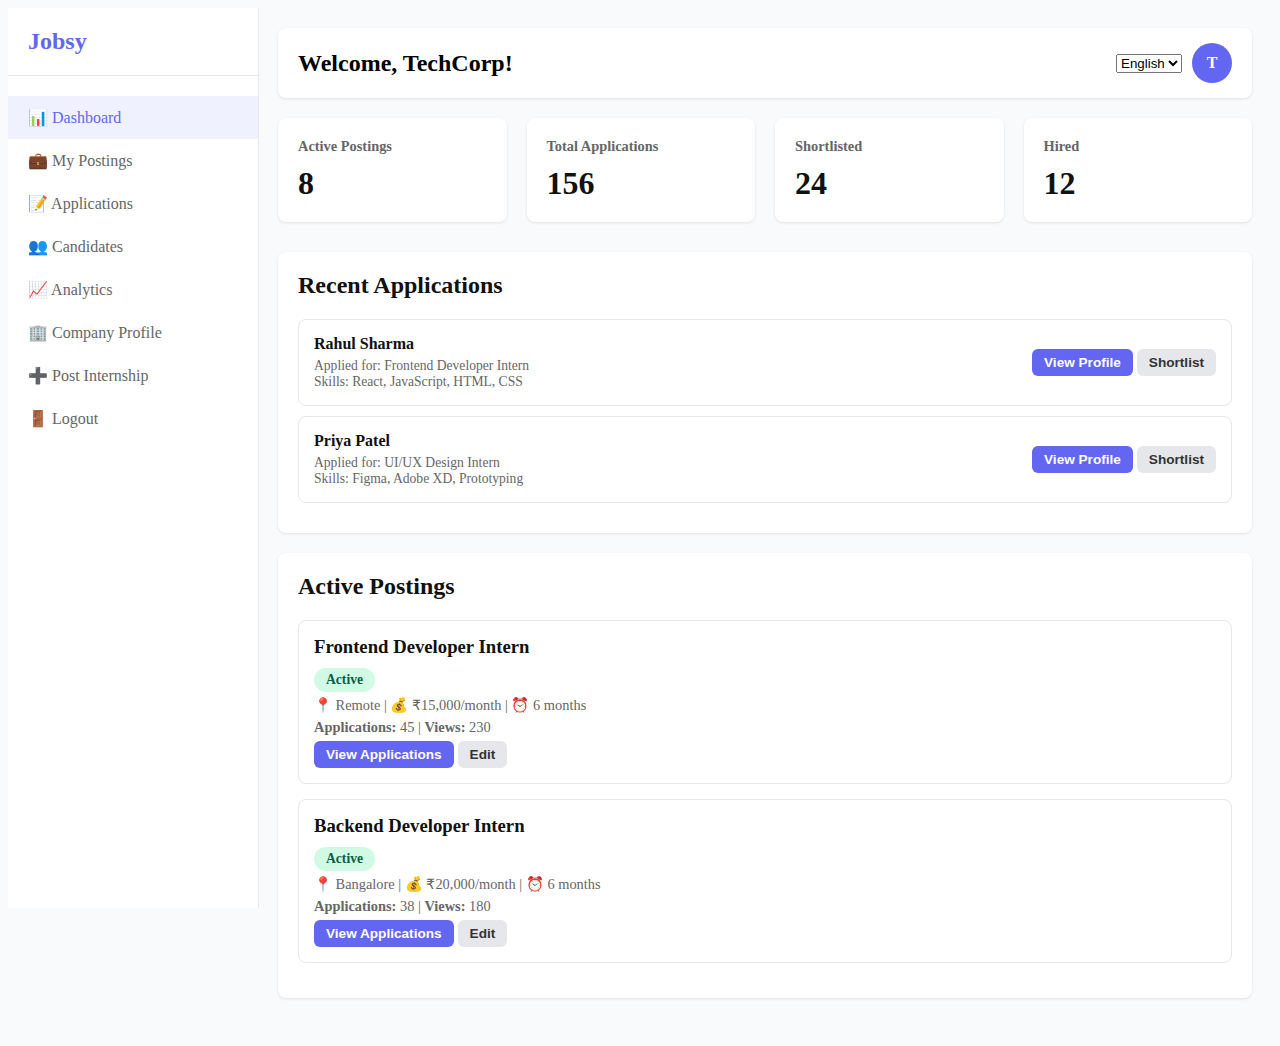
<file: Frontend/company.html>
<!DOCTYPE html>
<html lang="en">
<head>
<meta charset="UTF-8">
<meta name="viewport" content="width=device-width,initial-scale=1">
<title>Company Dashboard - Jobsy</title>
<link rel="stylesheet" href="style.css">
<style>
body{background:#f9fafb}
.dashboard{display:flex;min-height:100vh}
.sidebar{width:250px;background:#fff;border-right:1px solid #e5e7eb;position:fixed;height:100vh;overflow-y:auto}
.sidebar-header{padding:20px;border-bottom:1px solid #e5e7eb}
.sidebar-header h2{margin:0;color:#6366f1;font-size:1.5rem}
.nav-menu{list-style:none;padding:0;margin:20px 0}
.nav-menu li{margin:0}
.nav-menu a{display:flex;align-items:center;padding:12px 20px;color:#666;text-decoration:none;transition:all 0.2s}
.nav-menu a:hover,.nav-menu a.active{background:#f0f1ff;color:#6366f1}
.nav-menu a i{margin-right:10px;width:20px}
.main-content{margin-left:250px;flex:1;padding:20px}
.top-bar{background:#fff;padding:15px 20px;border-radius:8px;margin-bottom:20px;display:flex;justify-content:space-between;align-items:center;box-shadow:0 1px 3px rgba(0,0,0,0.1)}
.user-info{display:flex;align-items:center;gap:10px}
.user-avatar{width:40px;height:40px;border-radius:50%;background:#6366f1;color:#fff;display:flex;align-items:center;justify-content:center;font-weight:600}
.stats-grid{display:grid;grid-template-columns:repeat(auto-fit,minmax(200px,1fr));gap:20px;margin-bottom:30px}
.stat-card{background:#fff;padding:20px;border-radius:8px;box-shadow:0 1px 3px rgba(0,0,0,0.1)}
.stat-card h3{margin:0 0 10px;font-size:0.9rem;color:#666}
.stat-card .number{font-size:2rem;font-weight:700;color:#111}
.section{background:#fff;padding:20px;border-radius:8px;margin-bottom:20px;box-shadow:0 1px 3px rgba(0,0,0,0.1)}
.section h2{margin:0 0 20px;font-size:1.5rem;color:#111}
.internship-card{border:1px solid #e5e7eb;padding:15px;border-radius:8px;margin-bottom:15px}
.internship-card h3{margin:0 0 10px;color:#111}
.internship-card p{margin:5px 0;color:#666;font-size:0.9rem}
.status-badge{display:inline-block;padding:4px 12px;border-radius:20px;font-size:0.85rem;font-weight:600}
.status-active{background:#d1fae5;color:#065f46}
.status-pending{background:#fef3c7;color:#92400e}
.status-closed{background:#fee2e2;color:#991b1b}
.btn{padding:10px 20px;border:none;border-radius:6px;cursor:pointer;font-weight:600;transition:all 0.2s}
.btn-primary{background:#6366f1;color:#fff}
.btn-primary:hover{background:#4f46e5}
.btn-secondary{background:#e5e7eb;color:#333}
.btn-secondary:hover{background:#d1d5db}
.btn-small{padding:6px 12px;font-size:0.85rem}
.candidate-item{display:flex;justify-content:space-between;align-items:center;padding:15px;border:1px solid #e5e7eb;border-radius:8px;margin-bottom:10px}
.candidate-info h4{margin:0 0 5px;color:#111}
.candidate-info p{margin:0;color:#666;font-size:0.85rem}
.hidden{display:none}
.form-group{margin-bottom:20px}
.form-group label{display:block;margin-bottom:8px;font-weight:500;color:#333}
.form-group input,.form-group textarea,.form-group select{width:100%;padding:10px;border:1px solid #e5e7eb;border-radius:6px;box-sizing:border-box}
@media(max-width:768px){
.sidebar{width:100%;height:auto;position:relative}
.main-content{margin-left:0}
.stats-grid{grid-template-columns:1fr}
}
</style>
</head>
<body>
<div class="dashboard">
<aside class="sidebar">
<div class="sidebar-header">
<h2>Jobsy</h2>
</div>
<ul class="nav-menu">
<li><a href="#dashboard" class="active" onclick="showSection('dashboard')">📊 Dashboard</a></li>
<li><a href="#postings" onclick="showSection('postings')">💼 My Postings</a></li>
<li><a href="#applications" onclick="showSection('applications')">📝 Applications</a></li>
<li><a href="#candidates" onclick="showSection('candidates')">👥 Candidates</a></li>
<li><a href="#analytics" onclick="showSection('analytics')">📈 Analytics</a></li>
<li><a href="#profile" onclick="showSection('profile')">🏢 Company Profile</a></li>
<li><a href="#post-internship" onclick="showSection('post-internship')">➕ Post Internship</a></li>
<li><a href="index.html">🚪 Logout</a></li>
</ul>
</aside>
<main class="main-content">
<div class="top-bar">
<div>
<h1 style="margin:0;font-size:1.5rem">Welcome, <span id="companyName">TechCorp</span>!</h1>
</div>
<div class="user-info">
<select id="language">
<option value="en">English</option>
<option value="hi">हिन्दी</option>
<option value="mr">मराठी</option>
</select>
<div class="user-avatar">T</div>
</div>
</div>
<div id="dashboard" class="content-section">
<div class="stats-grid">
<div class="stat-card">
<h3>Active Postings</h3>
<div class="number">8</div>
</div>
<div class="stat-card">
<h3>Total Applications</h3>
<div class="number">156</div>
</div>
<div class="stat-card">
<h3>Shortlisted</h3>
<div class="number">24</div>
</div>
<div class="stat-card">
<h3>Hired</h3>
<div class="number">12</div>
</div>
</div>
<div class="section">
<h2>Recent Applications</h2>
<div class="candidate-item">
<div class="candidate-info">
<h4>Rahul Sharma</h4>
<p>Applied for: Frontend Developer Intern</p>
<p>Skills: React, JavaScript, HTML, CSS</p>
</div>
<div>
<button class="btn btn-primary btn-small">View Profile</button>
<button class="btn btn-secondary btn-small">Shortlist</button>
</div>
</div>
<div class="candidate-item">
<div class="candidate-info">
<h4>Priya Patel</h4>
<p>Applied for: UI/UX Design Intern</p>
<p>Skills: Figma, Adobe XD, Prototyping</p>
</div>
<div>
<button class="btn btn-primary btn-small">View Profile</button>
<button class="btn btn-secondary btn-small">Shortlist</button>
</div>
</div>
</div>
<div class="section">
<h2>Active Postings</h2>
<div class="internship-card">
<h3>Frontend Developer Intern</h3>
<span class="status-badge status-active">Active</span>
<p>📍 Remote | 💰 ₹15,000/month | ⏰ 6 months</p>
<p><strong>Applications:</strong> 45 | <strong>Views:</strong> 230</p>
<button class="btn btn-primary btn-small">View Applications</button>
<button class="btn btn-secondary btn-small">Edit</button>
</div>
<div class="internship-card">
<h3>Backend Developer Intern</h3>
<span class="status-badge status-active">Active</span>
<p>📍 Bangalore | 💰 ₹20,000/month | ⏰ 6 months</p>
<p><strong>Applications:</strong> 38 | <strong>Views:</strong> 180</p>
<button class="btn btn-primary btn-small">View Applications</button>
<button class="btn btn-secondary btn-small">Edit</button>
</div>
</div>
</div>
<div id="postings" class="content-section hidden">
<div class="section">
<h2>My Postings</h2>
<div class="internship-card">
<h3>Frontend Developer Intern</h3>
<span class="status-badge status-active">Active</span>
<p>📍 Remote | 💰 ₹15,000/month | ⏰ 6 months</p>
<p><strong>Posted:</strong> 5 days ago | <strong>Applications:</strong> 45</p>
<button class="btn btn-primary btn-small">View Applications</button>
<button class="btn btn-secondary btn-small">Edit</button>
<button class="btn btn-secondary btn-small">Close</button>
</div>
<div class="internship-card">
<h3>Backend Developer Intern</h3>
<span class="status-badge status-active">Active</span>
<p>📍 Bangalore | 💰 ₹20,000/month | ⏰ 6 months</p>
<p><strong>Posted:</strong> 10 days ago | <strong>Applications:</strong> 38</p>
<button class="btn btn-primary btn-small">View Applications</button>
<button class="btn btn-secondary btn-small">Edit</button>
<button class="btn btn-secondary btn-small">Close</button>
</div>
<div class="internship-card">
<h3>Data Analyst Intern</h3>
<span class="status-badge status-closed">Closed</span>
<p>📍 Mumbai | 💰 ₹12,000/month | ⏰ 3 months</p>
<p><strong>Posted:</strong> 30 days ago | <strong>Applications:</strong> 73</p>
<button class="btn btn-secondary btn-small">View Details</button>
</div>
</div>
</div>
<div id="applications" class="content-section hidden">
<div class="section">
<h2>All Applications</h2>
<div style="margin-bottom:20px">
<select style="padding:10px;border:1px solid #e5e7eb;border-radius:6px;margin-right:10px">
<option>All Postings</option>
<option>Frontend Developer</option>
<option>Backend Developer</option>
</select>
<select style="padding:10px;border:1px solid #e5e7eb;border-radius:6px">
<option>All Status</option>
<option>New</option>
<option>Shortlisted</option>
<option>Rejected</option>
</select>
</div>
<div class="candidate-item">
<div class="candidate-info">
<h4>Rahul Sharma</h4>
<p>Applied for: Frontend Developer Intern</p>
<p>Skills: React, JavaScript, HTML, CSS</p>
<p><strong>Status:</strong> <span style="color:#f59e0b">Under Review</span></p>
</div>
<div>
<button class="btn btn-primary btn-small">View Profile</button>
<button class="btn btn-secondary btn-small">Shortlist</button>
<button class="btn btn-secondary btn-small">Reject</button>
</div>
</div>
<div class="candidate-item">
<div class="candidate-info">
<h4>Priya Patel</h4>
<p>Applied for: Frontend Developer Intern</p>
<p>Skills: React, Vue, TypeScript</p>
<p><strong>Status:</strong> <span style="color:#10b981">Shortlisted</span></p>
</div>
<div>
<button class="btn btn-primary btn-small">View Profile</button>
<button class="btn btn-primary btn-small">Schedule Interview</button>
</div>
</div>
<div class="candidate-item">
<div class="candidate-info">
<h4>Amit Kumar</h4>
<p>Applied for: Backend Developer Intern</p>
<p>Skills: Node.js, MongoDB, Express</p>
<p><strong>Status:</strong> <span style="color:#f59e0b">Under Review</span></p>
</div>
<div>
<button class="btn btn-primary btn-small">View Profile</button>
<button class="btn btn-secondary btn-small">Shortlist</button>
<button class="btn btn-secondary btn-small">Reject</button>
</div>
</div>
</div>
</div>
<div id="candidates" class="content-section hidden">
<div class="section">
<h2>Shortlisted Candidates</h2>
<div class="candidate-item">
<div class="candidate-info">
<h4>Priya Patel</h4>
<p>Position: Frontend Developer Intern</p>
<p>Skills: React, Vue, TypeScript</p>
<p>Education: B.Tech CSE, 2024</p>
</div>
<div>
<button class="btn btn-primary btn-small">Schedule Interview</button>
<button class="btn btn-secondary btn-small">Download Resume</button>
</div>
</div>
<div class="candidate-item">
<div class="candidate-info">
<h4>Sneha Reddy</h4>
<p>Position: UI/UX Design Intern</p>
<p>Skills: Figma, Adobe XD, Prototyping</p>
<p>Education: B.Des, 2024</p>
</div>
<div>
<button class="btn btn-primary btn-small">Schedule Interview</button>
<button class="btn btn-secondary btn-small">Download Resume</button>
</div>
</div>
</div>
</div>
<div id="analytics" class="content-section hidden">
<div class="section">
<h2>Analytics & Insights</h2>
<div class="stats-grid">
<div class="stat-card">
<h3>Total Views</h3>
<div class="number">1,245</div>
<p style="color:#10b981;font-size:0.85rem;margin-top:10px">↑ 12% from last month</p>
</div>
<div class="stat-card">
<h3>Application Rate</h3>
<div class="number">18%</div>
<p style="color:#10b981;font-size:0.85rem;margin-top:10px">↑ 5% from last month</p>
</div>
<div class="stat-card">
<h3>Avg. Time to Hire</h3>
<div class="number">21d</div>
<p style="color:#ef4444;font-size:0.85rem;margin-top:10px">↓ 3 days slower</p>
</div>
<div class="stat-card">
<h3>Trust Score</h3>
<div class="number">95%</div>
<p style="color:#10b981;font-size:0.85rem;margin-top:10px">High Trust Rating</p>
</div>
</div>
<div style="margin-top:30px">
<h3>Top Performing Postings</h3>
<div class="internship-card">
<h3>Frontend Developer Intern</h3>
<p>Views: 230 | Applications: 45 | Conversion: 19.5%</p>
</div>
<div class="internship-card">
<h3>Backend Developer Intern</h3>
<p>Views: 180 | Applications: 38 | Conversion: 21.1%</p>
</div>
</div>
</div>
</div>
<div id="profile" class="content-section hidden">
<div class="section">
<h2>Company Profile</h2>
<div class="form-group">
<label>Company Name</label>
<input type="text" value="TechCorp Solutions">
</div>
<div class="form-group">
<label>Email</label>
<input type="email" value="hr@techcorp.com">
</div>
<div class="form-group">
<label>Phone</label>
<input type="tel" value="+91 9876543210">
</div>
<div class="form-group">
<label>Company Size</label>
<select>
<option>51-200 employees</option>
<option>1-10 employees</option>
<option>11-50 employees</option>
<option>201-1000 employees</option>
<option>1000+ employees</option>
</select>
</div>
<div class="form-group">
<label>Industry</label>
<input type="text" value="Information Technology">
</div>
<div class="form-group">
<label>Website</label>
<input type="url" value="https://techcorp.com">
</div>
<div class="form-group">
<label>About Company</label>
<textarea rows="5">Leading IT solutions provider specializing in web and mobile development.</textarea>
</div>
<div class="form-group">
<label>Company Logo</label>
<input type="file" accept="image/*">
</div>
<button class="btn btn-primary">Update Profile</button>
</div>
</div>
<div id="post-internship" class="content-section hidden">
<div class="section">
<h2>Post New Internship</h2>
<div class="form-group">
<label>Job Title</label>
<input type="text" placeholder="e.g. Frontend Developer Intern">
</div>
<div class="form-group">
<label>Job Description</label>
<textarea rows="5" placeholder="Describe the role, responsibilities, and requirements..."></textarea>
</div>
<div class="form-group">
<label>Location</label>
<input type="text" placeholder="e.g. Bangalore, Remote">
</div>
<div class="form-group">
<label>Stipend (₹/month)</label>
<input type="number" placeholder="e.g. 15000">
</div>
<div class="form-group">
<label>Duration (months)</label>
<input type="number" placeholder="e.g. 6">
</div>
<div class="form-group">
<label>Required Skills</label>
<input type="text" placeholder="e.g. React, JavaScript, HTML, CSS">
</div>
<div class="form-group">
<label>Number of Openings</label>
<input type="number" placeholder="e.g. 2">
</div>
<div class="form-group">
<label>Application Deadline</label>
<input type="date">
</div>
<button class="btn btn-primary">Post Internship</button>
</div>
</div>
</main>
</div>
<script src="script.js"></script>
<script>
function showSection(sectionId){
document.querySelectorAll('.content-section').forEach(s=>s.classList.add('hidden'));
document.getElementById(sectionId).classList.remove('hidden');
document.querySelectorAll('.nav-menu a').forEach(a=>a.classList.remove('active'));
event.target.classList.add('active');
}
</script>
</body>
</html>
</file>
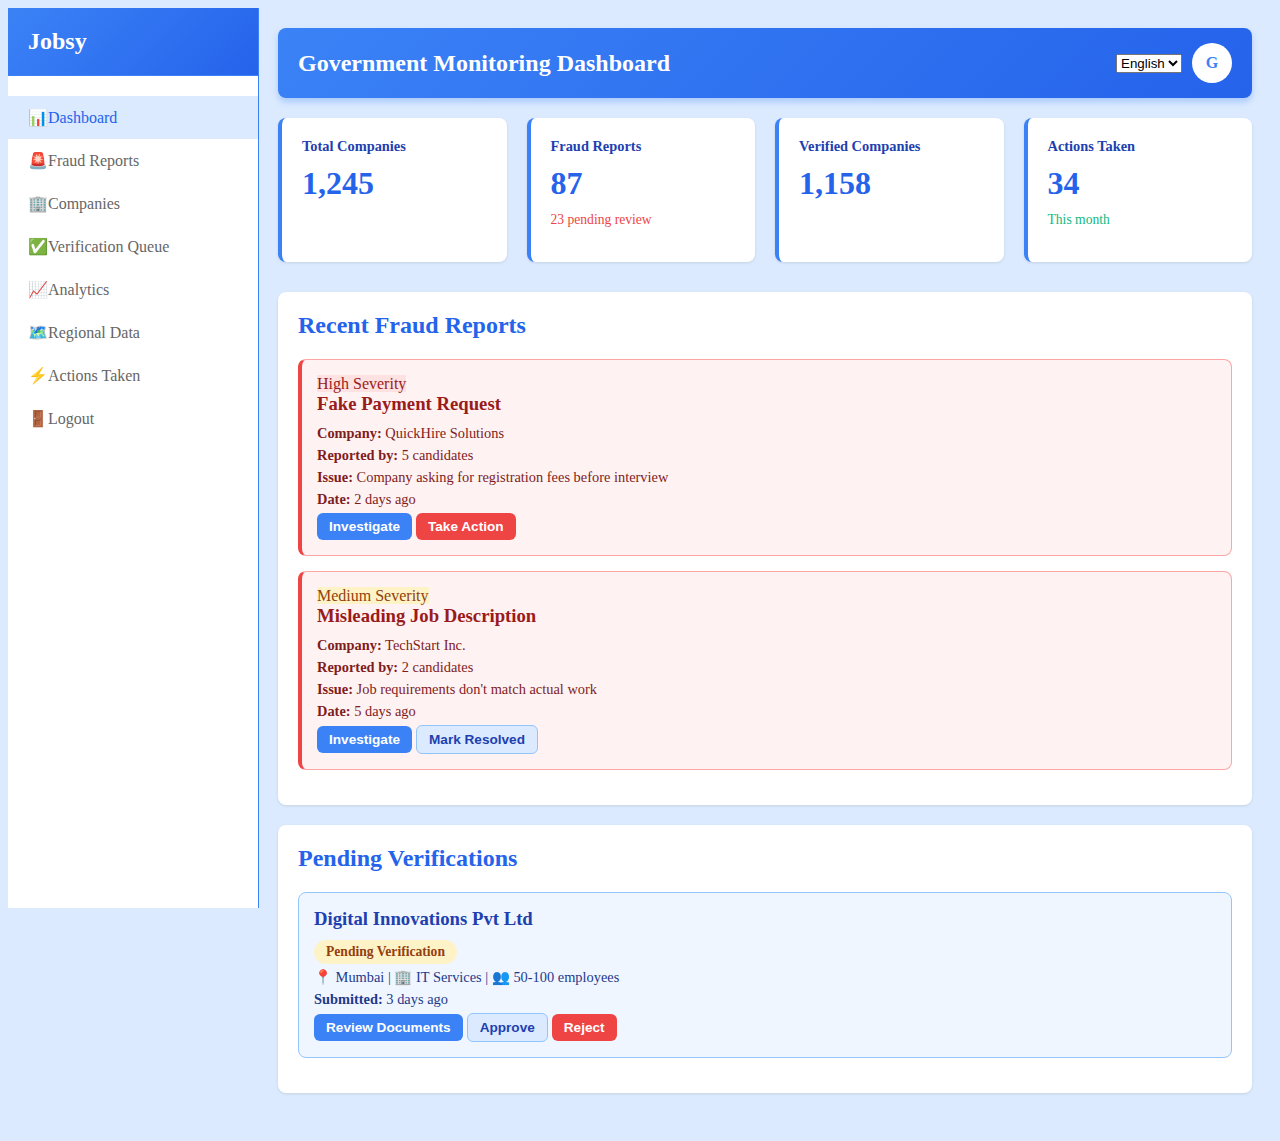
<file: Frontend/government.html>
<!DOCTYPE html>
<html lang="en">

<head>
    <meta charset="UTF-8">
    <meta name="viewport" content="width=device-width,initial-scale=1">
    <title>Government Dashboard - Jobsy</title>
    <link rel="stylesheet" href="style.css">
    <style>
        body {
            background: #dbeafe
        }

        .dashboard {
            display: flex;
            min-height: 100vh
        }

        .sidebar {
            width: 250px;
            background: #fff;
            border-right: 1px solid #3b82f6;
            position: fixed;
            height: 100vh;
            overflow-y: auto;
            transition: transform 0.3s;
            z-index: 1000
        }

        .sidebar-header {
            padding: 20px;
            border-bottom: 1px solid #3b82f6;
            background: linear-gradient(135deg, #3b82f6, #2563eb)
        }

        .sidebar-header h2 {
            margin: 0;
            color: #fff;
            font-size: 1.5rem
        }

        .nav-menu {
            list-style: none;
            padding: 0;
            margin: 20px 0
        }

        .nav-menu li {
            margin: 0
        }

        .nav-menu a {
            display: flex;
            align-items: center;
            padding: 12px 20px;
            color: #666;
            text-decoration: none;
            transition: all 0.2s
        }

        .nav-menu a:hover,
        .nav-menu a.active {
            background: #dbeafe;
            color: #2563eb
        }

        .nav-menu a i {
            margin-right: 10px;
            width: 20px
        }

        .main-content {
            margin-left: 250px;
            flex: 1;
            padding: 20px
        }

        .top-bar {
            background: linear-gradient(135deg, #3b82f6, #2563eb);
            padding: 15px 20px;
            border-radius: 8px;
            margin-bottom: 20px;
            display: flex;
            justify-content: space-between;
            align-items: center;
            box-shadow: 0 4px 6px rgba(59, 130, 246, 0.3)
        }

        .top-bar h1 {
            color: #fff
        }

        .user-info {
            display: flex;
            align-items: center;
            gap: 10px
        }

        .mobile-user-info {
            display: none;
            padding: 15px 20px;
            border-bottom: 1px solid #dbeafe;
            gap: 10px;
            align-items: center
        }

        .mobile-user-info select {
            flex: 1;
            padding: 8px;
            border: 1px solid #93c5fd;
            border-radius: 6px
        }

        .user-avatar {
            width: 40px;
            height: 40px;
            border-radius: 50%;
            background: #fff;
            color: #3b82f6;
            display: flex;
            align-items: center;
            justify-content: center;
            font-weight: 600
        }

        .stats-grid {
            display: grid;
            grid-template-columns: repeat(auto-fit, minmax(200px, 1fr));
            gap: 20px;
            margin-bottom: 30px
        }

        .stat-card {
            background: #fff;
            padding: 20px;
            border-radius: 8px;
            box-shadow: 0 1px 3px rgba(0, 0, 0, 0.1);
            border-left: 4px solid #3b82f6
        }

        .stat-card h3 {
            margin: 0 0 10px;
            font-size: 0.9rem;
            color: #1e40af
        }

        .stat-card .number {
            font-size: 2rem;
            font-weight: 700;
            color: #2563eb
        }

        .section {
            background: #fff;
            padding: 20px;
            border-radius: 8px;
            margin-bottom: 20px;
            box-shadow: 0 1px 3px rgba(0, 0, 0, 0.1)
        }

        .section h2 {
            margin: 0 0 20px;
            font-size: 1.5rem;
            color: #2563eb
        }

        .report-card {
            border: 1px solid #fca5a5;
            padding: 15px;
            border-radius: 8px;
            margin-bottom: 15px;
            border-left: 4px solid #ef4444;
            background: #fef2f2
        }

        .report-card h3 {
            margin: 0 0 10px;
            color: #991b1b
        }

        .report-card p {
            margin: 5px 0;
            color: #7f1d1d;
            font-size: 0.9rem
        }

        .company-card {
            border: 1px solid #93c5fd;
            padding: 15px;
            border-radius: 8px;
            margin-bottom: 15px;
            background: #eff6ff
        }

        .company-card h3 {
            margin: 0 0 10px;
            color: #1e40af
        }

        .company-card p {
            margin: 5px 0;
            color: #1e3a8a;
            font-size: 0.9rem
        }

        .status-badge {
            display: inline-block;
            padding: 4px 12px;
            border-radius: 20px;
            font-size: 0.85rem;
            font-weight: 600
        }

        .status-verified {
            background: #d1fae5;
            color: #065f46
        }

        .status-pending {
            background: #fef3c7;
            color: #92400e
        }

        .status-flagged {
            background: #fee2e2;
            color: #991b1b
        }

        .severity-high {
            background: #fee2e2;
            color: #991b1b
        }

        .severity-medium {
            background: #fef3c7;
            color: #92400e
        }

        .severity-low {
            background: #dbeafe;
            color: #1e40af
        }

        .btn {
            padding: 10px 20px;
            border: none;
            border-radius: 6px;
            cursor: pointer;
            font-weight: 600;
            transition: all 0.2s
        }

        .btn-primary {
            background: #3b82f6;
            color: #fff
        }

        .btn-primary:hover {
            background: #2563eb
        }

        .btn-secondary {
            background: #dbeafe;
            color: #1e40af;
            border: 1px solid #93c5fd
        }

        .btn-secondary:hover {
            background: #bfdbfe
        }

        .btn-danger {
            background: #ef4444;
            color: #fff
        }

        .btn-danger:hover {
            background: #dc2626
        }

        .btn-small {
            padding: 6px 12px;
            font-size: 0.85rem
        }

        .chart-container {
            background: #eff6ff;
            padding: 20px;
            border-radius: 8px;
            margin-top: 20px;
            border: 1px solid #93c5fd
        }

        .hidden {
            display: none
        }

        .menu-toggle {
            display: none;
            background: #fff;
            border: none;
            font-size: 1.5rem;
            cursor: pointer;
            padding: 10px;
            color: #3b82f6
        }

        .overlay {
            display: none;
            position: fixed;
            inset: 0;
            background: rgba(0, 0, 0, 0.5);
            z-index: 999
        }

        .overlay.active {
            display: block
        }

        .form-group {
            margin-bottom: 20px
        }

        .form-group label {
            display: block;
            margin-bottom: 8px;
            font-weight: 500;
            color: #1e40af
        }

        .form-group input,
        .form-group textarea,
        .form-group select {
            width: 100%;
            padding: 10px;
            border: 1px solid #93c5fd;
            border-radius: 6px;
            box-sizing: border-box
        }

        .form-group input:focus,
        .form-group textarea:focus,
        .form-group select:focus {
            outline: none;
            border-color: #3b82f6;
            box-shadow: 0 0 0 3px rgba(59, 130, 246, 0.2)
        }

        .table {
            width: 100%;
            border-collapse: collapse;
            margin-top: 20px
        }

        .table th,
        .table td {
            padding: 12px;
            text-align: left;
            border-bottom: 1px solid #dbeafe
        }

        .table th {
            background: #eff6ff;
            font-weight: 600;
            color: #1e40af
        }

        @media(max-width:768px) {
            .sidebar {
                transform: translateX(-100%);
                width: 250px
            }

            .sidebar.active {
                transform: translateX(0)
            }

            .main-content {
                margin-left: 0
            }

            .stats-grid {
                grid-template-columns: 1fr
            }

            .menu-toggle {
                display: block
            }

            .mobile-user-info {
                display: flex
            }

            .user-info {
                display: none
            }

            .top-bar {
                flex-wrap: wrap
            }

            .top-bar h1 {
                font-size: 1rem !important
            }

            .table {
                font-size: 0.85rem;
                display: block;
                overflow-x: auto
            }

            .table th,
            .table td {
                padding: 8px
            }
        }
    </style>
</head>

<body>
    <div class="dashboard">
        <div class="overlay" id="overlay"></div>
        <aside class="sidebar" id="sidebar">
            <div class="sidebar-header">
                <h2>Jobsy</h2>
            </div>
            <div class="mobile-user-info">
                <div class="user-avatar">G</div>
                <select id="languageMobile">
                    <option value="en">English</option>
                    <option value="hi">हिन्दी</option>
                    <option value="mr">मराठी</option>
                </select>
            </div>
            <ul class="nav-menu">
                <li><a href="#dashboard" class="active" onclick="showSection('dashboard')">📊 <span data-i18n="dashboard">Dashboard</span></a></li>
                <li><a href="#fraud-reports" onclick="showSection('fraud-reports')">🚨 <span data-i18n="fraudReports">Fraud Reports</span></a></li>
                <li><a href="#companies" onclick="showSection('companies')">🏢 <span data-i18n="companies">Companies</span></a></li>
                <li><a href="#verification" onclick="showSection('verification')">✅ <span data-i18n="verificationQueue">Verification Queue</span></a></li>
                <li><a href="#analytics" onclick="showSection('analytics')">📈 <span data-i18n="analytics">Analytics</span></a></li>
                <li><a href="#regional" onclick="showSection('regional')">🗺️ <span data-i18n="regionalData">Regional Data</span></a></li>
                <li><a href="#actions" onclick="showSection('actions')">⚡ <span data-i18n="actionsTaken">Actions Taken</span></a></li>
                <li><a href="index.html">🚪 <span data-i18n="logout">Logout</span></a></li>
            </ul>
        </aside>
        <main class="main-content">
            <div class="top-bar">
                <div style="display:flex;align-items:center;gap:10px">
                    <button class="menu-toggle" id="menuToggle">☰</button>
                    <h1 style="margin:0;font-size:1.5rem" data-i18n="governmentMonitoring">Government Monitoring Dashboard</h1>
                </div>
                <div class="user-info">
                    <select id="language">
                        <option value="en">English</option>
                        <option value="hi">हिन्दी</option>
                        <option value="mr">मराठी</option>
                    </select>
                    <div class="user-avatar">G</div>
                </div>
            </div>
            <div id="dashboard" class="content-section">
                <div class="stats-grid">
                    <div class="stat-card">
                        <h3 data-i18n="totalCompanies">Total Companies</h3>
                        <div class="number">1,245</div>
                    </div>
                    <div class="stat-card">
                        <h3 data-i18n="fraudReports">Fraud Reports</h3>
                        <div class="number">87</div>
                        <p style="color:#ef4444;font-size:0.85rem;margin-top:10px">23 pending review</p>
                    </div>
                    <div class="stat-card">
                        <h3 data-i18n="verifiedCompanies">Verified Companies</h3>
                        <div class="number">1,158</div>
                    </div>
                    <div class="stat-card">
                        <h3 data-i18n="actionsTaken">Actions Taken</h3>
                        <div class="number">34</div>
                        <p style="color:#10b981;font-size:0.85rem;margin-top:10px">This month</p>
                    </div>
                </div>
                <div class="section">
                    <h2 data-i18n="recentFraudReports">Recent Fraud Reports</h2>
                    <div class="report-card">
                        <span class="severity-high">High Severity</span>
                        <h3>Fake Payment Request</h3>
                        <p><strong>Company:</strong> QuickHire Solutions</p>
                        <p><strong>Reported by:</strong> 5 candidates</p>
                        <p><strong>Issue:</strong> Company asking for registration fees before interview</p>
                        <p><strong>Date:</strong> 2 days ago</p>
                        <button class="btn btn-primary btn-small">Investigate</button>
                        <button class="btn btn-danger btn-small">Take Action</button>
                    </div>
                    <div class="report-card">
                        <span class="severity-medium">Medium Severity</span>
                        <h3>Misleading Job Description</h3>
                        <p><strong>Company:</strong> TechStart Inc.</p>
                        <p><strong>Reported by:</strong> 2 candidates</p>
                        <p><strong>Issue:</strong> Job requirements don't match actual work</p>
                        <p><strong>Date:</strong> 5 days ago</p>
                        <button class="btn btn-primary btn-small">Investigate</button>
                        <button class="btn btn-secondary btn-small">Mark Resolved</button>
                    </div>
                </div>
                <div class="section">
                    <h2 data-i18n="pendingVerifications">Pending Verifications</h2>
                    <div class="company-card">
                        <h3>Digital Innovations Pvt Ltd</h3>
                        <span class="status-badge status-pending">Pending Verification</span>
                        <p>📍 Mumbai | 🏢 IT Services | 👥 50-100 employees</p>
                        <p><strong>Submitted:</strong> 3 days ago</p>
                        <button class="btn btn-primary btn-small">Review Documents</button>
                        <button class="btn btn-secondary btn-small">Approve</button>
                        <button class="btn btn-danger btn-small">Reject</button>
                    </div>
                </div>
            </div>
            <div id="fraud-reports" class="content-section hidden">
                <div class="section">
                    <h2>All Fraud Reports</h2>
                    <div style="margin-bottom:20px">
                        <select style="padding:10px;border:1px solid #e5e7eb;border-radius:6px;margin-right:10px">
                            <option>All Severity</option>
                            <option>High</option>
                            <option>Medium</option>
                            <option>Low</option>
                        </select>
                        <select style="padding:10px;border:1px solid #e5e7eb;border-radius:6px">
                            <option>All Status</option>
                            <option>Pending</option>
                            <option>Under Investigation</option>
                            <option>Resolved</option>
                        </select>
                    </div>
                    <div class="report-card">
                        <span class="severity-high">High Severity</span>
                        <h3>Fake Payment Request</h3>
                        <p><strong>Company:</strong> QuickHire Solutions</p>
                        <p><strong>Reported by:</strong> 5 candidates</p>
                        <p><strong>Issue:</strong> Company asking for registration fees before interview</p>
                        <p><strong>Date:</strong> 2 days ago</p>
                        <p><strong>Status:</strong> <span style="color:#f59e0b">Under Investigation</span></p>
                        <button class="btn btn-primary btn-small">View Details</button>
                        <button class="btn btn-danger btn-small">Take Action</button>
                    </div>
                    <div class="report-card">
                        <span class="severity-medium">Medium Severity</span>
                        <h3>Misleading Job Description</h3>
                        <p><strong>Company:</strong> TechStart Inc.</p>
                        <p><strong>Reported by:</strong> 2 candidates</p>
                        <p><strong>Issue:</strong> Job requirements don't match actual work</p>
                        <p><strong>Date:</strong> 5 days ago</p>
                        <p><strong>Status:</strong> <span style="color:#f59e0b">Pending Review</span></p>
                        <button class="btn btn-primary btn-small">View Details</button>
                        <button class="btn btn-secondary btn-small">Mark Resolved</button>
                    </div>
                    <div class="report-card">
                        <span class="severity-low">Low Severity</span>
                        <h3>Delayed Response</h3>
                        <p><strong>Company:</strong> Creative Studios</p>
                        <p><strong>Reported by:</strong> 1 candidate</p>
                        <p><strong>Issue:</strong> No response after interview for 3 weeks</p>
                        <p><strong>Date:</strong> 10 days ago</p>
                        <p><strong>Status:</strong> <span style="color:#10b981">Resolved</span></p>
                        <button class="btn btn-secondary btn-small">View Details</button>
                    </div>
                </div>
            </div>
            <div id="companies" class="content-section hidden">
                <div class="section">
                    <h2>Registered Companies</h2>
                    <div style="margin-bottom:20px">
                        <input type="text" placeholder="Search companies..."
                            style="width:100%;padding:10px;border:1px solid #e5e7eb;border-radius:6px">
                    </div>
                    <table class="table">
                        <thead>
                            <tr>
                                <th>Company Name</th>
                                <th>Location</th>
                                <th>Status</th>
                                <th>Trust Score</th>
                                <th>Actions</th>
                            </tr>
                        </thead>
                        <tbody>
                            <tr>
                                <td>TechCorp Solutions</td>
                                <td>Bangalore</td>
                                <td><span class="status-badge status-verified">Verified</span></td>
                                <td>95%</td>
                                <td><button class="btn btn-secondary btn-small">View</button></td>
                            </tr>
                            <tr>
                                <td>Digital Innovations</td>
                                <td>Mumbai</td>
                                <td><span class="status-badge status-pending">Pending</span></td>
                                <td>-</td>
                                <td><button class="btn btn-primary btn-small">Review</button></td>
                            </tr>
                            <tr>
                                <td>QuickHire Solutions</td>
                                <td>Delhi</td>
                                <td><span class="status-badge status-flagged">Flagged</span></td>
                                <td>45%</td>
                                <td><button class="btn btn-danger btn-small">Investigate</button></td>
                            </tr>
                            <tr>
                                <td>Creative Studios</td>
                                <td>Pune</td>
                                <td><span class="status-badge status-verified">Verified</span></td>
                                <td>88%</td>
                                <td><button class="btn btn-secondary btn-small">View</button></td>
                            </tr>
                        </tbody>
                    </table>
                </div>
            </div>
            <div id="verification" class="content-section hidden">
                <div class="section">
                    <h2>Verification Queue</h2>
                    <div class="company-card">
                        <h3>Digital Innovations Pvt Ltd</h3>
                        <span class="status-badge status-pending">Pending Verification</span>
                        <p>📍 Mumbai | 🏢 IT Services | 👥 50-100 employees</p>
                        <p><strong>Registration Date:</strong> Jan 15, 2024</p>
                        <p><strong>Documents Submitted:</strong> Company Registration, GST, PAN</p>
                        <button class="btn btn-primary btn-small">Review Documents</button>
                        <button class="btn btn-secondary btn-small">Approve</button>
                        <button class="btn btn-danger btn-small">Reject</button>
                    </div>
                    <div class="company-card">
                        <h3>StartUp Hub Technologies</h3>
                        <span class="status-badge status-pending">Pending Verification</span>
                        <p>📍 Hyderabad | 🏢 Software Development | 👥 10-50 employees</p>
                        <p><strong>Registration Date:</strong> Jan 18, 2024</p>
                        <p><strong>Documents Submitted:</strong> Company Registration, GST</p>
                        <button class="btn btn-primary btn-small">Review Documents</button>
                        <button class="btn btn-secondary btn-small">Approve</button>
                        <button class="btn btn-danger btn-small">Reject</button>
                    </div>
                </div>
            </div>
            <div id="analytics" class="content-section hidden">
                <div class="section">
                    <h2>Platform Analytics</h2>
                    <div class="stats-grid">
                        <div class="stat-card">
                            <h3>Total Internships Posted</h3>
                            <div class="number">3,456</div>
                            <p style="color:#10b981;font-size:0.85rem;margin-top:10px">↑ 15% from last month</p>
                        </div>
                        <div class="stat-card">
                            <h3>Active Candidates</h3>
                            <div class="number">12,890</div>
                            <p style="color:#10b981;font-size:0.85rem;margin-top:10px">↑ 8% from last month</p>
                        </div>
                        <div class="stat-card">
                            <h3>Fraud Detection Rate</h3>
                            <div class="number">2.3%</div>
                            <p style="color:#10b981;font-size:0.85rem;margin-top:10px">↓ 0.5% improvement</p>
                        </div>
                        <div class="stat-card">
                            <h3>Avg Response Time</h3>
                            <div class="number">24h</div>
                            <p style="color:#10b981;font-size:0.85rem;margin-top:10px">Fast resolution</p>
                        </div>
                    </div>
                    <div class="chart-container">
                        <h3>Monthly Fraud Reports Trend</h3>
                        <p style="color:#666;margin-top:10px">Chart visualization would go here</p>
                    </div>
                    <div class="chart-container">
                        <h3>Company Verification Status</h3>
                        <p style="color:#666;margin-top:10px">Pie chart visualization would go here</p>
                    </div>
                </div>
            </div>
            <div id="regional" class="content-section hidden">
                <div class="section">
                    <h2>Regional Data</h2>
                    <div class="stats-grid">
                        <div class="stat-card">
                            <h3>Maharashtra</h3>
                            <div class="number">345</div>
                            <p style="font-size:0.85rem;color:#666;margin-top:5px">Companies</p>
                            <p style="font-size:0.85rem;color:#ef4444;margin-top:5px">12 fraud reports</p>
                        </div>
                        <div class="stat-card">
                            <h3>Karnataka</h3>
                            <div class="number">298</div>
                            <p style="font-size:0.85rem;color:#666;margin-top:5px">Companies</p>
                            <p style="font-size:0.85rem;color:#ef4444;margin-top:5px">8 fraud reports</p>
                        </div>
                        <div class="stat-card">
                            <h3>Delhi NCR</h3>
                            <div class="number">267</div>
                            <p style="font-size:0.85rem;color:#666;margin-top:5px">Companies</p>
                            <p style="font-size:0.85rem;color:#ef4444;margin-top:5px">15 fraud reports</p>
                        </div>
                        <div class="stat-card">
                            <h3>Tamil Nadu</h3>
                            <div class="number">189</div>
                            <p style="font-size:0.85rem;color:#666;margin-top:5px">Companies</p>
                            <p style="font-size:0.85rem;color:#ef4444;margin-top:5px">6 fraud reports</p>
                        </div>
                    </div>
                    <div style="margin-top:30px">
                        <h3>High Risk Regions</h3>
                        <div class="report-card">
                            <h3>Delhi NCR</h3>
                            <p>15 fraud reports in last 30 days</p>
                            <p>Most common issue: Fake payment requests</p>
                            <button class="btn btn-primary btn-small">View Details</button>
                        </div>
                        <div class="report-card">
                            <h3>Maharashtra</h3>
                            <p>12 fraud reports in last 30 days</p>
                            <p>Most common issue: Misleading job descriptions</p>
                            <button class="btn btn-primary btn-small">View Details</button>
                        </div>
                    </div>
                </div>
            </div>
            <div id="actions" class="content-section hidden">
                <div class="section">
                    <h2>Actions Taken</h2>
                    <table class="table">
                        <thead>
                            <tr>
                                <th>Date</th>
                                <th>Company</th>
                                <th>Action</th>
                                <th>Reason</th>
                                <th>Status</th>
                            </tr>
                        </thead>
                        <tbody>
                            <tr>
                                <td>Jan 20, 2024</td>
                                <td>QuickHire Solutions</td>
                                <td>Account Suspended</td>
                                <td>Multiple fraud reports</td>
                                <td><span style="color:#10b981">Active</span></td>
                            </tr>
                            <tr>
                                <td>Jan 18, 2024</td>
                                <td>FakeJobs Inc</td>
                                <td>Account Banned</td>
                                <td>Confirmed scam operation</td>
                                <td><span style="color:#10b981">Active</span></td>
                            </tr>
                            <tr>
                                <td>Jan 15, 2024</td>
                                <td>TechStart Inc</td>
                                <td>Warning Issued</td>
                                <td>Misleading descriptions</td>
                                <td><span style="color:#f59e0b">Under Review</span></td>
                            </tr>
                            <tr>
                                <td>Jan 10, 2024</td>
                                <td>ShortCut Hiring</td>
                                <td>Account Suspended</td>
                                <td>Payment fraud</td>
                                <td><span style="color:#10b981">Active</span></td>
                            </tr>
                        </tbody>
                    </table>
                </div>
            </div>
        </main>
    </div>
    <script src="script.js"></script>
    <script>
        function showSection(sectionId) {
            document.querySelectorAll('.content-section').forEach(s => s.classList.add('hidden'));
            document.getElementById(sectionId).classList.remove('hidden');
            document.querySelectorAll('.nav-menu a').forEach(a => a.classList.remove('active'));
            event.target.classList.add('active');
        }

        const menuToggle = document.getElementById('menuToggle');
        const sidebar = document.getElementById('sidebar');
        const overlay = document.getElementById('overlay');

        menuToggle.addEventListener('click', () => {
            sidebar.classList.toggle('active');
            overlay.classList.toggle('active');
        });

        overlay.addEventListener('click', () => {
            sidebar.classList.remove('active');
            overlay.classList.remove('active');
        });

        // Sync mobile language selector with desktop
        const langMobile = document.getElementById('languageMobile');
        const langDesktop = document.getElementById('language');
        if (langMobile && langDesktop) {
            langMobile.value = localStorage.getItem('appLang') || 'en';
            langMobile.addEventListener('change', (e) => {
                langDesktop.value = e.target.value;
                langDesktop.dispatchEvent(new Event('change'));
            });
        }
    </script>
</body>

</html>
</file>
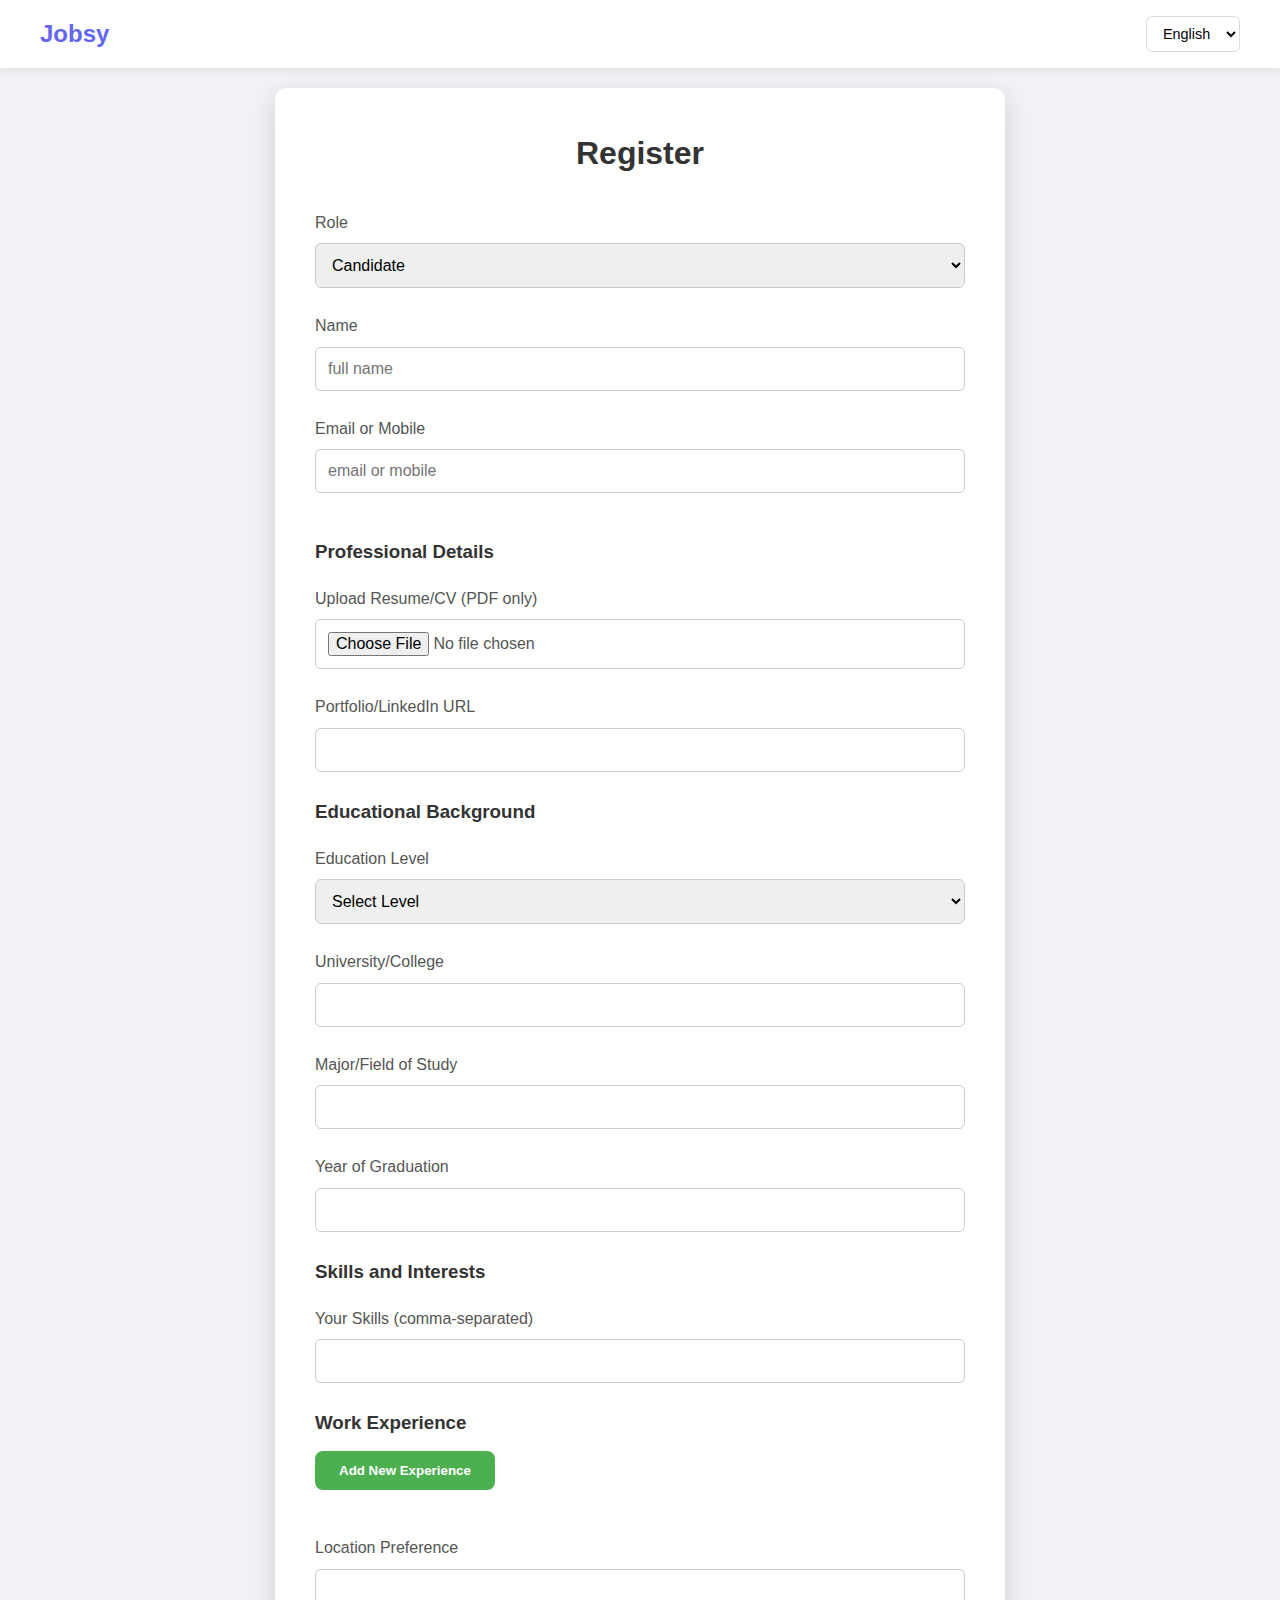
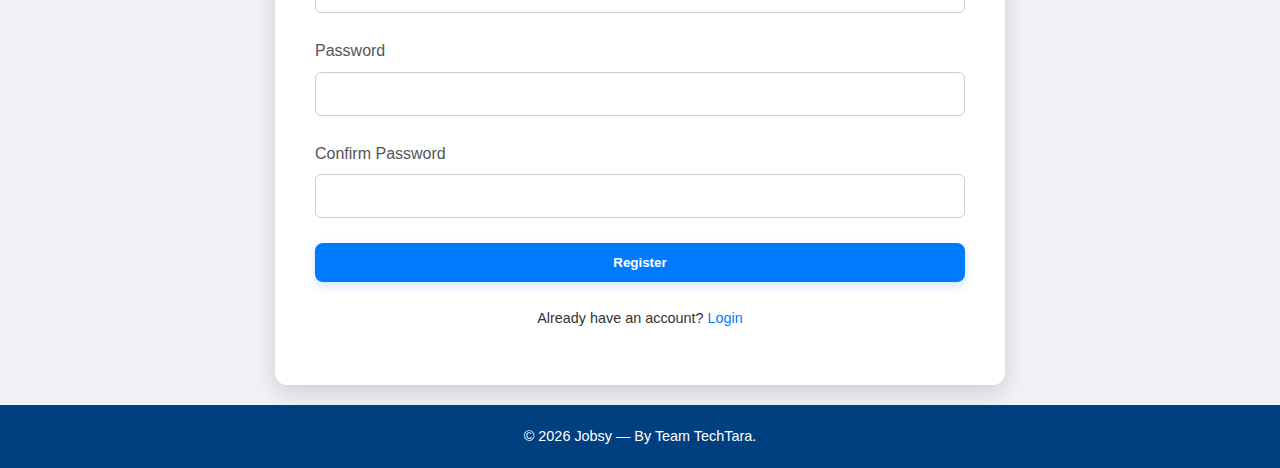
<file: Frontend/register.html>
<!DOCTYPE html>
<html lang="en">

<head>
    <meta charset="utf-8" />
    <meta name="viewport" content="width=device-width,initial-scale=1" />
    <title data-i18n="registerHeading">Register</title>
    <link href="https://fonts.googleapis.com/css2?family=Inter:wght@400;500;600;700&display=swap" rel="stylesheet" />
    <style>
        body {
            font-family: -apple-system, BlinkMacSystemFont, "Segoe UI", Roboto, sans-serif;
            line-height: 1.6;
            margin: 0;
            background: #f0f2f5;
            color: #333;
        }

        .container {
            max-width: 1200px;
            margin: 0 auto;
            padding: 0 20px;
        }

        a {
            text-decoration: none;
            color: #007bff;
            transition: color 0.3s;
        }

        a:hover {
            color: #0056b3;
            text-decoration: underline;
        }

        .btn {
            display: inline-block;
            padding: 12px 24px;
            border-radius: 8px;
            font-weight: 600;
            transition: all 0.3s;
            cursor: pointer;
            text-align: center;
            border: none;
        }

        .btn.primary {
            background-color: #007bff;
            color: #fff;
            box-shadow: 0 4px 10px rgba(0, 123, 255, 0.2);
        }

        .btn.primary:hover {
            background-color: #0056b3;
            transform: translateY(-2px);
        }

        .btn.secondary {
            background-color: #4CAF50;
            color: white;
            margin-top: -10px;
            margin-bottom: 20px;
            width: auto;
        }

        .btn.secondary:hover {
            background-color: #45a049;
        }

        .site-header {
            background-color: #fff;
            box-shadow: 0 2px 8px rgba(0, 0, 0, 0.08);
            padding: 15px 0;
        }

        .site-header .container {
            display: flex;
            justify-content: space-between;
            align-items: center;
        }

        .brand {
            display: flex;
            align-items: center;
        }

        .logo {
            font-size: 1.5rem;
            font-weight: 700;
            color: #6366f1;
            text-decoration: none;
        }

        .actions {
            display: flex;
            align-items: center;
            gap: 20px;
        }

        #langSelect {
            padding: 8px 12px;
            border-radius: 6px;
            border: 1px solid #ddd;
            background-color: #fff;
            cursor: pointer;
            font-size: 0.9em;
        }

        .main {
            min-height: calc(100vh - 120px);
            display: flex;
            justify-content: center;
            align-items: center;
            padding: 20px 0;
        }

        input {
            width: 96%;
            padding: 10px;
            margin-top: 5px;
            font-size: 1rem;
        }

        .card {
            background-color: #fff;
            box-shadow: 0 8px 25px rgba(0, 0, 0, 0.15);
            border-radius: 12px;
            padding: 40px;
            width: 100%;
            max-width: 400px;
        }

        .register-card {
            max-width: 650px;
            padding: 40px;
        }

        .register-card h2 {
            text-align: center;
            color: #333;
            margin-top: 0;
            margin-bottom: 30px;
            font-size: 2em;
            font-weight: 700;
        }

        .register-card form {
            display: flex;
            flex-direction: column;
        }

        .work-experience-item .remove-work-experience {
            background-color: #f44336;
            color: white;
            border: none;
            padding: 5px 12px;
            border-radius: 5px;
            cursor: pointer;
            font-size: 14px;
            float: right;
            margin-bottom: 10px;
        }

        .work-experience-item .remove-work-experience:hover {
            background-color: #d32f2f;
        }

        .register-card label {
            display: flex;
            flex-direction: column;
            font-weight: 500;
            color: #555;
            margin-bottom: 25px;
        }

        .register-card input,
        .register-card select,
        .register-card textarea {
            padding: 12px;
            border: 1px solid #ccc;
            border-radius: 6px;
            font-size: 1em;
            margin-top: 8px;
        }

        .register-card input:focus,
        .register-card select:focus,
        .register-card textarea:focus {
            outline: none;
            border-color: #007bff;
            box-shadow: 0 0 0 3px rgba(0, 123, 255, 0.2);
        }

        .form-switch {
            text-align: center;
            margin-top: 25px;
            font-size: 0.9em;
        }

        .footer {
            background-color: #004080;
            color: white;
            text-align: center;
            padding: 20px 0;
            margin-top: auto;
        }

        .footer p {
            margin: 0;
            font-size: 0.9em;
        }

        .hidden {
            display: none;
        }

        @media(max-width:768px) {
            .container.main {
                padding: 20px 15px;
            }

            .register-card {
                width: 100%;
                padding: 20px;
            }

            .site-header .container {
                flex-direction: column;
                align-items: flex-start;
                padding: 10px 15px;
            }

            .actions {
                display: flex;
                justify-content: flex-end;
                width: 100%;
                margin-top: -45px;
            }

            .actions select {
                width: auto;
                min-width: 120px;
                padding: 6px 10px;
            }

            input {
                width: 90%;
            }

            .btn {
                width: 100%;
                padding: 12px;
                margin-top: 10px;
            }
        }
    </style>
</head>

<body>
    <header class="site-header">
        <div class="container">
            <div class="brand">
                <a href="index.html" class="logo">Jobsy</a>
            </div>
            <div class="actions">
                <select id="langSelect">
                    <option value="en">English</option>
                    <option value="hi">हिन्दी</option>
                    <option value="mr">मराठी</option>
                </select>
            </div>
        </div>
    </header>
    <main class="container main">
        <div class="card register-card">
            <h2 data-i18n="registerHeading">Register</h2>
            <form id="registerForm">
                <label><span data-i18n="roleLabel">Role</span>
                    <select id="roleSelect">
                        <option value="candidate" data-i18n="candidate">Candidate</option>
                        <option value="company" data-i18n="company">Company</option>
                    </select>
                </label>
                <label><span data-i18n="nameLabel">Name</span>
                    <input id="userName" placeholder="full name" required />
                </label>
                <label><span data-i18n="idLabel">Email or Mobile</span>
                    <input id="userId" placeholder="email or mobile" required />
                </label>
                <div id="candidateFields">
                    <h3 data-i18n="professionalDetails">Professional Details</h3>
                    <label><span data-i18n="resumeUploadLabel">Upload Resume/CV (PDF only)</span>
                        <input type="file" id="resumeUpload" accept=".pdf" />
                    </label>
                    <label><span data-i18n="portfolioUrlLabel">Portfolio/LinkedIn URL</span>
                        <input type="url" id="portfolioUrl" />
                    </label>
                    <h3 data-i18n="educationalBackground">Educational Background</h3>
                    <label><span data-i18n="educationLevelLabel">Education Level</span>
                        <select id="educationLevel">
                            <option value="" data-i18n="selectLevel">Select Level</option>
                            <option value="10th" data-i18n="tenthPass">10th Pass</option>
                            <option value="12th" data-i18n="twelfthPass">12th Pass</option>
                            <option value="diploma" data-i18n="diploma">Diploma</option>
                            <option value="graduate" data-i18n="graduate">Graduate</option>
                            <option value="postgraduate" data-i18n="postgraduate">Postgraduate</option>
                        </select>
                    </label>
                    <label><span data-i18n="universityLabel">University/College</span>
                        <input type="text" id="university" />
                    </label>
                    <label><span data-i18n="majorLabel">Major/Field of Study</span>
                        <input type="text" id="major" />
                    </label>
                    <label><span data-i18n="graduationYearLabel">Year of Graduation</span>
                        <input type="number" id="graduationYear" min="1900" max="2100" />
                    </label>
                    <h3 data-i18n="skillsAndInterests">Skills and Interests</h3>
                    <label><span data-i18n="skillsInputLabel">Your Skills (comma-separated)</span>
                        <input type="text" id="skills" />
                    </label>
                    <h3 data-i18n="workExperienceLabel">Work Experience</h3>
                    <div id="workExperienceContainer"></div>
                    <button type="button" id="addWorkExperienceBtn" class="btn secondary" data-i18n="addExperience">Add
                        New Experience</button>
                    <br><br>
                    <label><span data-i18n="locationPreferenceLabel">Location Preference</span>
                        <input type="text" id="locationPreference" />
                    </label>
                </div>
                <div id="companyFields" class="hidden">
                    <h3 data-i18n="companyDetails">Company Details</h3>
                    <label><span data-i18n="companyNameLabel">Company Name</span>
                        <input type="text" id="companyName" />
                    </label>
                    <label><span data-i18n="companySizeLabel">Company Size</span>
                        <select id="companySize">
                            <option value="" data-i18n="selectSize">Select Size</option>
                            <option value="1-10" data-i18n="size1">1-10 employees</option>
                            <option value="11-50" data-i18n="size2">11-50 employees</option>
                            <option value="51-200" data-i18n="size3">51-200 employees</option>
                            <option value="201-1000" data-i18n="size4">201-1000 employees</option>
                            <option value="1000+" data-i18n="size5">1000+ employees</option>
                        </select>
                    </label>
                    <label><span data-i18n="industryLabel">Industry</span>
                        <input type="text" id="industry" />
                    </label>
                    <label><span data-i18n="websiteUrlLabel">Website URL</span>
                        <input type="url" id="websiteUrl" />
                    </label>
                    <label><span data-i18n="contactPersonLabel">Contact Person</span>
                        <input type="text" id="contactPerson" />
                    </label>
                </div>
                <label><span data-i18n="passwordLabel">Password</span>
                    <input id="password" type="password" required />
                </label>
                <label><span data-i18n="confirmPasswordLabel">Confirm Password</span>
                    <input id="confirmPassword" type="password" required />
                </label>
                <button type="submit" class="btn primary" data-i18n="registerBtn">Register</button>
            </form>
            <div class="form-switch">
                <p><span data-i18n="haveAccountText">Already have an account?</span>
                    <a href="login.html" data-i18n="loginLink">Login here</a>
                </p>
            </div>
        </div>
    </main>
    <footer class="footer">
        <p data-i18n="footerText">© 2026 Jobsy — By Team TechTara.</p>
    </footer>
    <script src="script.js"></script>
    <script>
        document.addEventListener("DOMContentLoaded", () => {
            const roleSelect = document.getElementById("roleSelect");
            const candidateFields = document.getElementById("candidateFields");
            const companyFields = document.getElementById("companyFields");
            const registerForm = document.getElementById("registerForm");
            function toggleFields() {
                if (roleSelect.value === "candidate") {
                    candidateFields.style.display = "block";
                    companyFields.style.display = "none";
                } else {
                    candidateFields.style.display = "none";
                    companyFields.style.display = "block";
                }
            }
            toggleFields();
            roleSelect.addEventListener("change", toggleFields);
            const addWorkExperienceBtn = document.getElementById("addWorkExperienceBtn");
            const workExperienceContainer = document.getElementById("workExperienceContainer");
            function createWorkExperienceField() {
                const newEntry = document.createElement("div");
                newEntry.classList.add("work-experience-item");
                newEntry.innerHTML = `<label><span>Job Title</span><input type="text"/></label><label><span>Company Name</span><input type="text"/></label><label><span>Duration</span><input type="text"/></label><label><span>Responsibilities</span><textarea rows="4"></textarea></label><button type="button" class="remove-work-experience">Cancel</button>`;
                workExperienceContainer.appendChild(newEntry);
            }
            addWorkExperienceBtn.addEventListener("click", createWorkExperienceField);
            workExperienceContainer.addEventListener("click", (e) => {
                if (e.target.classList.contains("remove-work-experience")) {
                    e.target.closest(".work-experience-item").remove();
                }
            });
            registerForm.addEventListener("submit", (e) => {
                e.preventDefault();
                const password = document.getElementById("password").value;
                const confirmPassword = document.getElementById("confirmPassword").value;
                if (password !== confirmPassword) {
                    alert("Passwords do not match!");
                    return;
                }
                alert("Registration successful!");
                window.location.href = "login.html";
            });
        });
    </script>
</body>

</html>
</file>
<file: Frontend/style.css>

</file>
